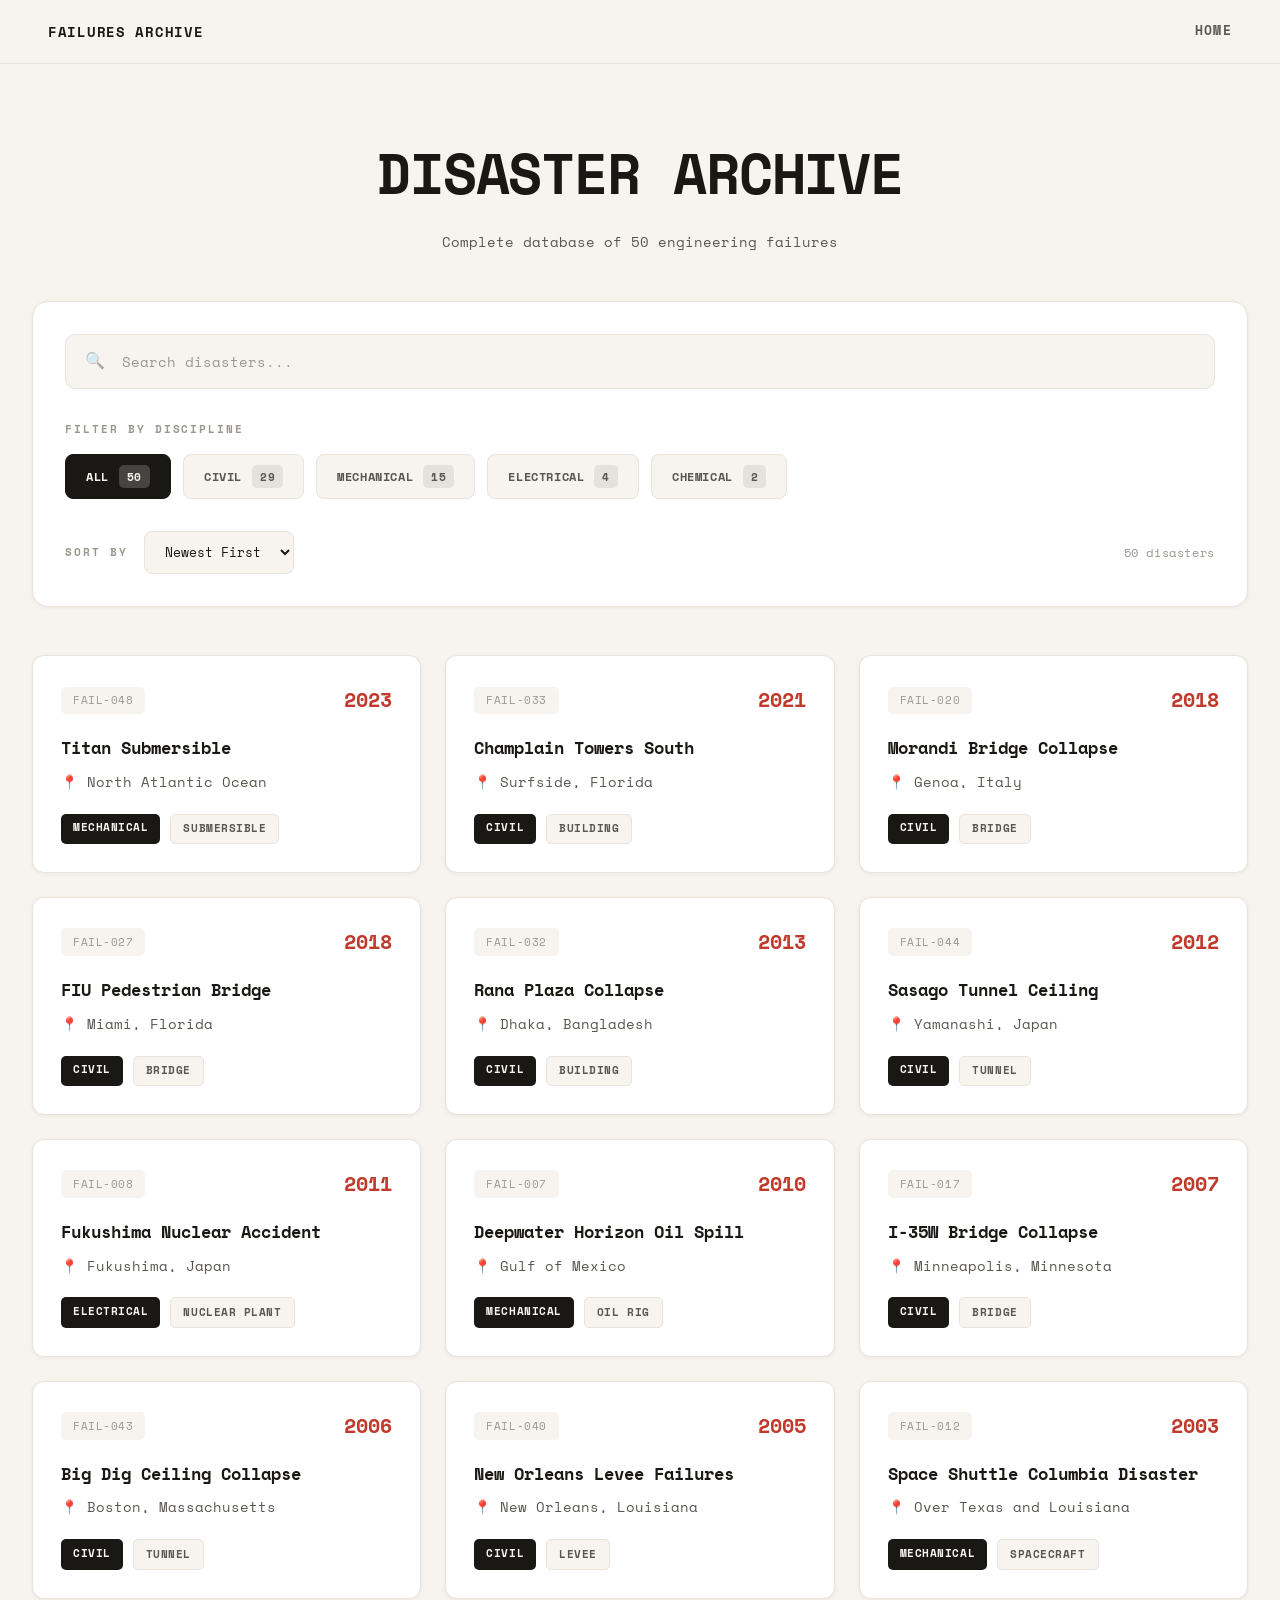
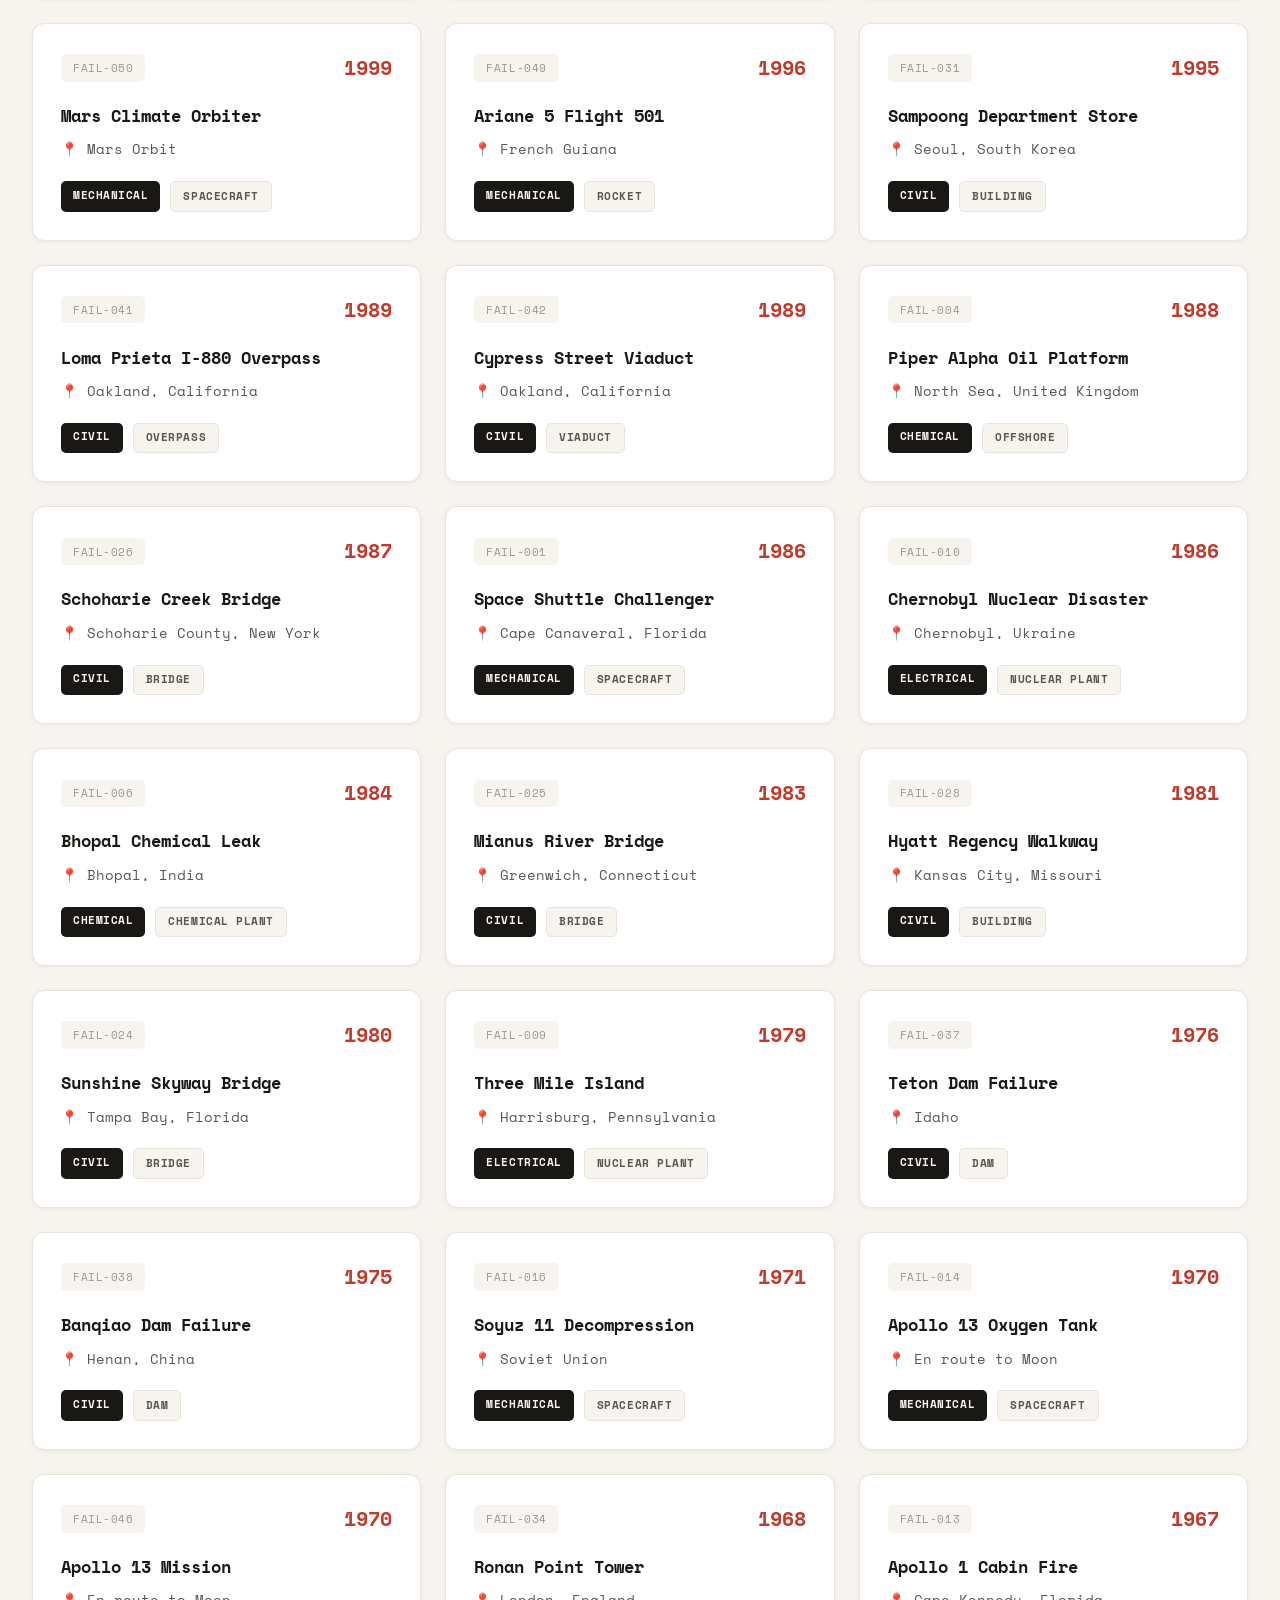
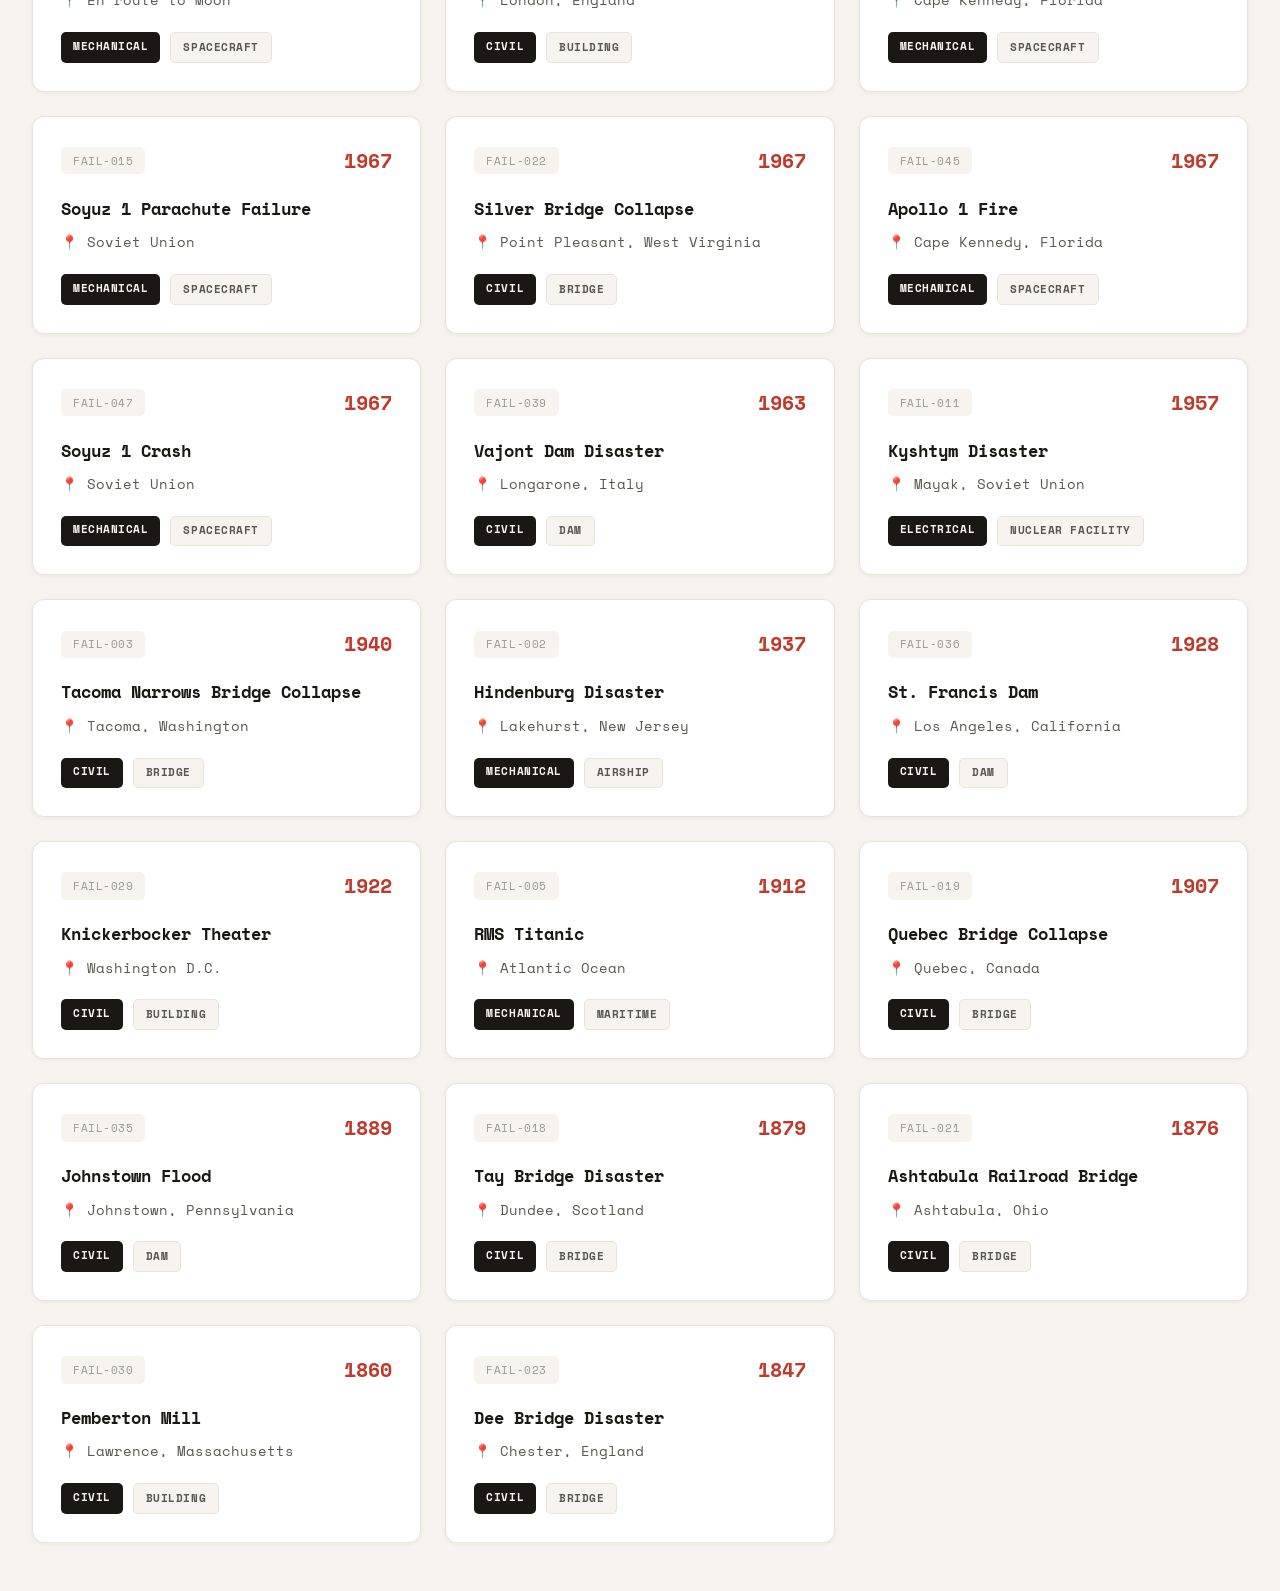
<file: archive.html>
<!DOCTYPE html>
<html lang="en">
<head>
    <meta charset="UTF-8">
    <meta name="viewport" content="width=device-width, initial-scale=1.0">
    <title>Archive - Engineering Failures</title>
    <link rel="preconnect" href="https://fonts.googleapis.com">
    <link rel="preconnect" href="https://fonts.gstatic.com" crossorigin>
    <link href="https://fonts.googleapis.com/css2?family=Orbitron:wght@400;700;900&family=Space+Mono:wght@400;700&display=swap" rel="stylesheet">
    <link rel="stylesheet" href="styles.css">
</head>
<body class="archive-page">
    <div class="grain"></div>
    <div class="glow-orb glow-orb-1"></div>
    <div class="glow-orb glow-orb-2"></div>

    <nav class="navbar">
        <a href="index.html" class="nav-logo"> FAILURES ARCHIVE</a>
        <a href="index.html" class="nav-link">Home</a>
    </nav>

    <div class="container">
        <header class="archive-header">
            <h1 class="archive-title">DISASTER ARCHIVE</h1>
            <p class="archive-subtitle">Complete database of 50 engineering failures</p>
        </header>

        <!-- Controls -->
        <div class="controls-wrapper">
            <div class="search-container">
                <div class="search-icon">🔍</div>
                <input 
                    type="text" 
                    id="searchInput" 
                    placeholder="Search disasters..."
                    class="search-input"
                >
            </div>

            <div class="filters-section">
                <div class="section-label">FILTER BY DISCIPLINE</div>
                <div class="filters">
                    <button class="filter-chip active" data-discipline="all">
                        <span class="chip-text">ALL</span>
                        <span class="chip-count" id="count-all">50</span>
                    </button>
                    <button class="filter-chip" data-discipline="Civil">
                        <span class="chip-text">CIVIL</span>
                        <span class="chip-count" id="count-civil">0</span>
                    </button>
                    <button class="filter-chip" data-discipline="Mechanical">
                        <span class="chip-text">MECHANICAL</span>
                        <span class="chip-count" id="count-mechanical">0</span>
                    </button>
                    <button class="filter-chip" data-discipline="Electrical">
                        <span class="chip-text">ELECTRICAL</span>
                        <span class="chip-count" id="count-electrical">0</span>
                    </button>
                    <button class="filter-chip" data-discipline="Chemical">
                        <span class="chip-text">CHEMICAL</span>
                        <span class="chip-count" id="count-chemical">0</span>
                    </button>
                </div>
            </div>

            <div class="sort-results">
                <div class="sort-container">
                    <label>SORT BY</label>
                    <select id="sortSelect" class="sort-select">
                        <option value="year-desc">Newest First</option>
                        <option value="year-asc">Oldest First</option>
                        <option value="name-asc">A → Z</option>
                        <option value="name-desc">Z → A</option>
                    </select>
                </div>
                <div class="results-count" id="resultsCount">50 disasters</div>
            </div>
        </div>

        <!-- Grid -->
        <div class="grid" id="disastersGrid">
            <!-- Cards populated by JS -->
        </div>

        <!-- Loading -->
        <div class="loading" id="loading">
            <div class="loading-spinner"></div>
            <div class="loading-text">LOADING...</div>
        </div>

        <!-- Empty State -->
        <div class="empty-state" id="emptyState" style="display: none;">
            <div class="empty-title">NO RESULTS</div>
            <div class="empty-text">Try different filters</div>
        </div>
    </div>

    <script src="archive.js"></script>
</body>
</html>
</file>
<file: styles.css>
/* ===== VARIABLES ===== */
:root {
    --bg-dark: #f7f4ef;
    --bg-card: #ffffff;
    --bg-elevated: #f0ece5;
    --text-primary: #1a1814;
    --text-secondary: #5a5650;
    --text-muted: #9a9690;
    --accent-orange: #c0392b;
    --accent-red: #96281b;
    --accent-blue: #2c3e50;
    --accent-purple: #6c5ce7;
    --accent-green: #27ae60;
    --border: #e8e3db;
    --shadow-sm: 0 1px 4px rgba(26, 24, 20, 0.06);
    --shadow-md: 0 4px 16px rgba(26, 24, 20, 0.08);
    --shadow-lg: 0 12px 40px rgba(26, 24, 20, 0.1);
}

/* ===== RESET ===== */
* {
    margin: 0;
    padding: 0;
    box-sizing: border-box;
}

body {
    font-family: 'Space Mono', 'Courier New', monospace;
    background: var(--bg-dark);
    color: var(--text-primary);
    line-height: 1.6;
    overflow-x: hidden;
}

/* ===== SUPPRESS OLD BACKGROUND EFFECTS ===== */
.grain {
    display: none;
}

.glow-orb {
    display: none;
}

/* ===== NAVBAR ===== */
.navbar {
    position: fixed;
    top: 0;
    left: 0;
    width: 100%;
    padding: 1.25rem 3rem;
    display: flex;
    justify-content: space-between;
    align-items: center;
    background: rgba(247, 244, 239, 0.92);
    backdrop-filter: blur(12px);
    border-bottom: 1px solid var(--border);
    z-index: 100;
}

.nav-logo {
    font-family: 'Space Mono', monospace;
    font-size: 0.9rem;
    font-weight: 700;
    color: var(--text-primary);
    text-decoration: none;
    letter-spacing: 0.05em;
    text-transform: uppercase;
    transition: color 0.2s;
}

.nav-logo:hover {
    color: var(--accent-orange);
}

.nav-links {
    display: flex;
    gap: 2.5rem;
}

.nav-link {
    color: var(--text-secondary);
    text-decoration: none;
    font-size: 0.8rem;
    font-weight: 700;
    text-transform: uppercase;
    letter-spacing: 0.1em;
    transition: color 0.2s;
}

.nav-link:hover {
    color: var(--text-primary);
}

/* ===== LANDING PAGE ===== */
.hero-landing {
    min-height: 100vh;
    display: flex;
    flex-direction: column;
    align-items: center;
    justify-content: center;
    padding: 2rem;
    position: relative;
}

.hero-content {
    text-align: center;
    max-width: 1000px;
    animation: fadeInUp 0.8s ease;
}

.warning-icon {
    font-size: 3.5rem;
    margin-bottom: 2rem;
    animation: none;
    filter: none;
}

.mega-title {
    font-family: 'Space Mono', monospace;
    font-size: clamp(2.5rem, 7vw, 6rem);
    font-weight: 700;
    line-height: 1.05;
    margin-bottom: 2rem;
    letter-spacing: -0.02em;
}

.title-word {
    display: block;
    color: var(--text-primary);
    background: none;
    -webkit-text-fill-color: unset;
}

.title-word.highlight {
    color: var(--accent-orange);
    background: none;
    -webkit-text-fill-color: unset;
    text-shadow: none;
}

.hero-tagline {
    font-family: 'Space Mono', monospace;
    font-size: 0.95rem;
    color: var(--text-secondary);
    max-width: 640px;
    margin: 0 auto 4rem;
    line-height: 1.9;
}

.hero-stats-grid {
    display: grid;
    grid-template-columns: repeat(auto-fit, minmax(180px, 1fr));
    gap: 1.5rem;
    margin-bottom: 4rem;
    max-width: 700px;
    margin-left: auto;
    margin-right: auto;
}

.stat-box {
    padding: 2rem 1.5rem;
    background: var(--bg-card);
    border: 1px solid var(--border);
    border-radius: 12px;
    box-shadow: var(--shadow-sm);
    transition: box-shadow 0.25s, transform 0.25s;
}

.stat-box:hover {
    transform: translateY(-4px);
    box-shadow: var(--shadow-md);
}

.stat-number {
    font-family: 'Space Mono', monospace;
    font-size: 3rem;
    font-weight: 700;
    color: var(--text-primary);
    letter-spacing: -0.02em;
    background: none;
    -webkit-text-fill-color: unset;
}

.stat-text {
    font-size: 0.72rem;
    color: var(--text-muted);
    text-transform: uppercase;
    letter-spacing: 0.12em;
    margin-top: 0.5rem;
}

.cta-buttons {
    display: flex;
    gap: 1rem;
    justify-content: center;
    flex-wrap: wrap;
}

.btn-primary, .btn-secondary {
    padding: 1rem 2.5rem;
    border-radius: 8px;
    font-family: 'Space Mono', monospace;
    font-size: 0.8rem;
    font-weight: 700;
    text-decoration: none;
    text-transform: uppercase;
    letter-spacing: 0.1em;
    transition: all 0.2s;
    display: inline-flex;
    align-items: center;
    gap: 0.75rem;
    border: none;
    cursor: pointer;
}

.btn-primary {
    background: var(--text-primary);
    color: var(--bg-dark);
    box-shadow: var(--shadow-sm);
}

.btn-primary:hover {
    background: var(--accent-orange);
    transform: translateY(-2px);
    box-shadow: var(--shadow-md);
}

.btn-primary.large {
    padding: 1.25rem 3.5rem;
    font-size: 0.875rem;
}

.btn-secondary {
    background: transparent;
    color: var(--text-secondary);
    border: 1.5px solid var(--border);
}

.btn-secondary:hover {
    border-color: var(--text-primary);
    color: var(--text-primary);
    transform: translateY(-2px);
}

.btn-arrow {
    font-size: 1.1rem;
}

.scroll-indicator {
    position: absolute;
    bottom: 3rem;
    left: 50%;
    transform: translateX(-50%);
    text-align: center;
    animation: bounce 2.5s ease-in-out infinite;
}

.scroll-text {
    font-size: 0.68rem;
    color: var(--text-muted);
    letter-spacing: 0.18em;
    margin-bottom: 0.5rem;
}

.scroll-arrow {
    font-size: 1.25rem;
    color: var(--text-muted);
}

@keyframes bounce {
    0%, 100% { transform: translateX(-50%) translateY(0); }
    50% { transform: translateX(-50%) translateY(-8px); }
}

/* ===== SECTIONS ===== */
.featured-section, .categories-section {
    padding: 6rem 2rem;
    position: relative;
}

.section-container {
    max-width: 1300px;
    margin: 0 auto;
}

.section-header {
    text-align: center;
    margin-bottom: 4rem;
}

.section-title {
    font-family: 'Space Mono', monospace;
    font-size: clamp(1.5rem, 3.5vw, 2.5rem);
    font-weight: 700;
    margin-bottom: 1rem;
    color: var(--text-primary);
    letter-spacing: -0.01em;
    background: none;
    -webkit-text-fill-color: unset;
}

.section-subtitle {
    font-size: 0.9rem;
    color: var(--text-secondary);
    line-height: 1.8;
}

.featured-grid {
    display: grid;
    grid-template-columns: repeat(auto-fill, minmax(320px, 1fr));
    gap: 1.5rem;
}

.categories-grid {
    display: grid;
    grid-template-columns: repeat(auto-fit, minmax(220px, 1fr));
    gap: 1.5rem;
}

.category-card {
    padding: 2.5rem 2rem;
    background: var(--bg-card);
    border: 1px solid var(--border);
    border-radius: 12px;
    text-align: center;
    text-decoration: none;
    transition: all 0.25s;
    box-shadow: var(--shadow-sm);
}

.category-card:hover {
    transform: translateY(-4px);
    box-shadow: var(--shadow-md);
    border-color: #d0cbc2;
}

.category-icon {
    font-size: 2.5rem;
    margin-bottom: 1.25rem;
}

.category-name {
    font-family: 'Space Mono', monospace;
    font-size: 0.85rem;
    font-weight: 700;
    letter-spacing: 0.1em;
    color: var(--text-primary);
    margin-bottom: 0.5rem;
}

.category-count {
    font-size: 0.78rem;
    color: var(--text-muted);
    text-transform: uppercase;
    letter-spacing: 0.1em;
}

/* ===== WHY SECTION ===== */
.why-section {
    padding: 7rem 2rem;
    background: var(--bg-card);
    border-top: 1px solid var(--border);
    border-bottom: 1px solid var(--border);
    position: relative;
}

.why-header {
    max-width: 780px;
    margin: 0 auto 5rem;
    text-align: center;
}

.why-label {
    font-family: 'Space Mono', monospace;
    font-size: 0.68rem;
    font-weight: 700;
    letter-spacing: 0.22em;
    text-transform: uppercase;
    color: var(--accent-orange);
    margin-bottom: 1.75rem;
}

.why-title {
    font-family: 'Space Mono', monospace;
    font-size: clamp(1.5rem, 3vw, 2.4rem);
    font-weight: 700;
    color: var(--text-primary);
    line-height: 1.25;
    letter-spacing: -0.02em;
    margin-bottom: 2rem;
}

.why-body {
    font-size: 0.95rem;
    line-height: 1.95;
    color: var(--text-secondary);
    margin-bottom: 1.25rem;
}

.why-body:last-child { margin-bottom: 0; }

/* Impact numbers grid */
.impact-grid {
    display: grid;
    grid-template-columns: repeat(4, 1fr);
    gap: 1.5rem;
    max-width: 1200px;
    margin: 0 auto 5rem;
}

.impact-card {
    padding: 2.25rem 1.75rem;
    background: var(--bg-dark);
    border: 1px solid var(--border);
    border-radius: 12px;
    position: relative;
    overflow: hidden;
    transition: box-shadow 0.25s, transform 0.25s;
}

.impact-card::before {
    content: '';
    position: absolute;
    top: 0; left: 0;
    width: 100%;
    height: 2px;
    background: var(--accent-orange);
}

.impact-card:hover {
    transform: translateY(-4px);
    box-shadow: var(--shadow-md);
}

.impact-number {
    font-family: 'Space Mono', monospace;
    font-size: clamp(2rem, 3vw, 2.75rem);
    font-weight: 700;
    color: var(--text-primary);
    letter-spacing: -0.03em;
    line-height: 1;
    margin-bottom: 1rem;
}

.impact-label {
    font-size: 0.78rem;
    line-height: 1.7;
    color: var(--text-secondary);
}

/* Divider statement */
.why-statement {
    display: flex;
    align-items: center;
    gap: 2.5rem;
    max-width: 1000px;
    margin: 0 auto;
}

.why-statement-line {
    flex: 1;
    height: 1px;
    background: var(--border);
}

.why-statement-text {
    font-size: 0.875rem;
    line-height: 1.85;
    color: var(--text-secondary);
    text-align: center;
    max-width: 560px;
    flex-shrink: 0;
}

@media (max-width: 900px) {
    .impact-grid { grid-template-columns: 1fr 1fr; }
}

@media (max-width: 500px) {
    .impact-grid { grid-template-columns: 1fr; }
    .why-statement { flex-direction: column; gap: 1.5rem; }
    .why-statement-line { width: 60px; height: 1px; flex: none; }
}

/* ===== FINAL CTA ===== */
.cta-section {

    padding: 8rem 2rem;
    text-align: center;
    position: relative;
    background: var(--bg-card);
    border-top: 1px solid var(--border);
}

.cta-content {
    max-width: 600px;
    margin: 0 auto;
}

.cta-title {
    font-family: 'Space Mono', monospace;
    font-size: clamp(2rem, 5vw, 3rem);
    font-weight: 700;
    margin-bottom: 1rem;
    color: var(--text-primary);
    letter-spacing: -0.02em;
}

.cta-text {
    font-size: 0.95rem;
    color: var(--text-secondary);
    margin-bottom: 3rem;
    line-height: 1.8;
}

/* ===== ARCHIVE PAGE ===== */
.archive-page {
    padding-top: 80px;
}

.container {
    max-width: 1500px;
    margin: 0 auto;
    padding: 3rem 2rem;
    position: relative;
}

.archive-header {
    text-align: center;
    margin-bottom: 3rem;
}

.archive-title {
    font-family: 'Space Mono', monospace;
    font-size: clamp(2rem, 5vw, 3.5rem);
    font-weight: 700;
    margin-bottom: 0.75rem;
    color: var(--text-primary);
    letter-spacing: -0.02em;
}

.archive-subtitle {
    font-size: 0.9rem;
    color: var(--text-secondary);
}

.controls-wrapper {
    background: var(--bg-card);
    border: 1px solid var(--border);
    border-radius: 16px;
    padding: 2rem;
    margin-bottom: 3rem;
    box-shadow: var(--shadow-sm);
}

.search-container {
    position: relative;
    margin-bottom: 2rem;
}

.search-icon {
    position: absolute;
    left: 1.25rem;
    top: 50%;
    transform: translateY(-50%);
    font-size: 1rem;
    opacity: 0.5;
}

.search-input {
    width: 100%;
    padding: 1rem 1.25rem 1rem 3.5rem;
    background: var(--bg-dark);
    border: 1.5px solid var(--border);
    border-radius: 10px;
    color: var(--text-primary);
    font-family: 'Space Mono', monospace;
    font-size: 0.875rem;
    transition: all 0.2s;
}

.search-input::placeholder {
    color: var(--text-muted);
}

.search-input:focus {
    outline: none;
    border-color: var(--text-secondary);
    box-shadow: 0 0 0 3px rgba(26, 24, 20, 0.06);
}

.filters-section {
    margin-bottom: 2rem;
}

.section-label {
    font-size: 0.68rem;
    color: var(--text-muted);
    letter-spacing: 0.18em;
    margin-bottom: 1rem;
    font-weight: 700;
    text-transform: uppercase;
}

.filters {
    display: flex;
    gap: 0.75rem;
    flex-wrap: wrap;
}

.filter-chip {
    padding: 0.625rem 1.25rem;
    background: var(--bg-dark);
    border: 1.5px solid var(--border);
    border-radius: 8px;
    color: var(--text-secondary);
    font-family: 'Space Mono', monospace;
    font-size: 0.75rem;
    font-weight: 700;
    cursor: pointer;
    transition: all 0.2s;
    display: flex;
    align-items: center;
    gap: 0.625rem;
    letter-spacing: 0.05em;
}

.filter-chip:hover {
    border-color: var(--text-secondary);
    color: var(--text-primary);
    transform: translateY(-1px);
}

.filter-chip.active {
    background: var(--text-primary);
    border-color: var(--text-primary);
    color: var(--bg-dark);
    box-shadow: none;
}

.chip-count {
    background: rgba(26, 24, 20, 0.08);
    padding: 0.2rem 0.5rem;
    border-radius: 5px;
    font-size: 0.7rem;
}

.filter-chip.active .chip-count {
    background: rgba(247, 244, 239, 0.2);
}

.sort-results {
    display: flex;
    justify-content: space-between;
    align-items: center;
    flex-wrap: wrap;
    gap: 1rem;
}

.sort-container {
    display: flex;
    align-items: center;
    gap: 1rem;
}

.sort-container label {
    font-size: 0.68rem;
    color: var(--text-muted);
    letter-spacing: 0.18em;
    font-weight: 700;
    text-transform: uppercase;
}

.sort-select {
    padding: 0.625rem 1rem;
    background: var(--bg-dark);
    border: 1.5px solid var(--border);
    border-radius: 8px;
    color: var(--text-primary);
    font-family: 'Space Mono', monospace;
    font-size: 0.8rem;
    cursor: pointer;
    transition: all 0.2s;
}

.sort-select:focus {
    outline: none;
    border-color: var(--text-secondary);
}

.results-count {
    font-family: 'Space Mono', monospace;
    font-size: 0.78rem;
    color: var(--text-muted);
    letter-spacing: 0.05em;
}

.grid {
    display: grid;
    grid-template-columns: repeat(auto-fill, minmax(340px, 1fr));
    gap: 1.5rem;
}

/* ===== CARD ===== */
.card {
    background: var(--bg-card);
    border: 1px solid var(--border);
    border-radius: 12px;
    padding: 1.75rem;
    cursor: pointer;
    text-decoration: none;
    display: block;
    color: inherit;
    transition: all 0.25s;
    position: relative;
    overflow: hidden;
    box-shadow: var(--shadow-sm);
}

.card::before {
    content: '';
    position: absolute;
    top: 0;
    left: 0;
    width: 100%;
    height: 2px;
    background: var(--accent-orange);
    transform: scaleX(0);
    transform-origin: left;
    transition: transform 0.3s ease;
}

.card:hover {
    transform: translateY(-4px);
    box-shadow: var(--shadow-md);
    border-color: #d0cbc2;
}

.card:hover::before {
    transform: scaleX(1);
}

.card-header {
    display: flex;
    justify-content: space-between;
    align-items: center;
    margin-bottom: 1.25rem;
}

.card-id {
    font-family: 'Space Mono', monospace;
    font-size: 0.7rem;
    color: var(--text-muted);
    background: var(--bg-dark);
    padding: 0.3rem 0.75rem;
    border-radius: 5px;
    letter-spacing: 0.05em;
}

.card-year {
    font-family: 'Space Mono', monospace;
    font-size: 1.25rem;
    font-weight: 700;
    color: var(--accent-orange);
    background: none;
    -webkit-text-fill-color: unset;
}

.card-title {
    font-family: 'Space Mono', monospace;
    font-size: 1.05rem;
    font-weight: 700;
    margin-bottom: 0.75rem;
    line-height: 1.4;
    color: var(--text-primary);
}

.card-location {
    color: var(--text-secondary);
    font-size: 0.85rem;
    margin-bottom: 1.25rem;
}

.card-badges {
    display: flex;
    gap: 0.625rem;
    flex-wrap: wrap;
}

.badge {
    padding: 0.35rem 0.75rem;
    border-radius: 5px;
    font-size: 0.68rem;
    font-weight: 700;
    text-transform: uppercase;
    letter-spacing: 0.05em;
}

.badge-discipline {
    background: var(--text-primary);
    color: var(--bg-dark);
}

.badge-type {
    background: var(--bg-dark);
    color: var(--text-secondary);
    border: 1px solid var(--border);
}

/* ===== DISASTER PAGE ===== */
.disaster-page {
    padding-top: 80px;
}

.disaster-container {
    max-width: 1100px;
    margin: 0 auto;
    padding: 4rem 2rem;
    position: relative;
}

.disaster-hero {
    text-align: center;
    margin-bottom: 4rem;
    padding-bottom: 4rem;
    border-bottom: 1px solid var(--border);
}

.disaster-badge {
    font-family: 'Space Mono', monospace;
    font-size: 0.72rem;
    color: var(--text-muted);
    background: var(--bg-elevated);
    border: 1px solid var(--border);
    padding: 0.4rem 1rem;
    border-radius: 5px;
    display: inline-block;
    margin-bottom: 2rem;
    letter-spacing: 0.08em;
}

.disaster-title {
    font-family: 'Space Mono', monospace;
    font-size: clamp(2rem, 5vw, 4rem);
    font-weight: 700;
    margin-bottom: 1.5rem;
    line-height: 1.15;
    color: var(--text-primary);
    letter-spacing: -0.02em;
}

.disaster-year {
    font-family: 'Space Mono', monospace;
    font-size: 2.25rem;
    font-weight: 700;
    color: var(--accent-orange);
    background: none;
    -webkit-text-fill-color: unset;
    margin-bottom: 0.75rem;
}

.disaster-location {
    font-size: 1rem;
    color: var(--text-secondary);
}

.disaster-info {
    margin-bottom: 4rem;
}

.info-grid {
    display: grid;
    grid-template-columns: repeat(auto-fit, minmax(220px, 1fr));
    gap: 1.5rem;
}

.info-card {
    padding: 1.75rem;
    background: var(--bg-card);
    border: 1px solid var(--border);
    border-radius: 12px;
    text-align: center;
    box-shadow: var(--shadow-sm);
}

.info-label {
    font-size: 0.68rem;
    color: var(--text-muted);
    letter-spacing: 0.18em;
    margin-bottom: 0.875rem;
    text-transform: uppercase;
}

.info-value {
    font-family: 'Space Mono', monospace;
    font-size: 1.1rem;
    font-weight: 700;
    color: var(--text-primary);
}

.disaster-cause {
    margin-bottom: 4rem;
    padding: 2.5rem;
    background: var(--bg-card);
    border: 1px solid var(--border);
    border-radius: 16px;
    box-shadow: var(--shadow-sm);
}

.cause-title {
    font-family: 'Space Mono', monospace;
    font-size: 0.72rem;
    font-weight: 700;
    letter-spacing: 0.18em;
    color: var(--text-muted);
    text-transform: uppercase;
    margin-bottom: 1.5rem;
    padding-bottom: 1.25rem;
    border-bottom: 1px solid var(--border);
}

.cause-content {
    font-size: 1rem;
    line-height: 1.9;
    color: var(--text-secondary);
}

.disaster-navigation {
    display: flex;
    justify-content: space-between;
    gap: 1rem;
    margin-bottom: 4rem;
    flex-wrap: wrap;
}

.nav-disaster {
    padding: 1rem 1.75rem;
    background: var(--bg-card);
    border: 1.5px solid var(--border);
    border-radius: 10px;
    color: var(--text-secondary);
    text-decoration: none;
    font-family: 'Space Mono', monospace;
    font-size: 0.75rem;
    font-weight: 700;
    letter-spacing: 0.08em;
    text-transform: uppercase;
    display: flex;
    align-items: center;
    gap: 0.75rem;
    transition: all 0.2s;
    box-shadow: var(--shadow-sm);
}

.nav-disaster:hover {
    border-color: var(--text-primary);
    color: var(--text-primary);
    transform: translateY(-2px);
    box-shadow: var(--shadow-md);
}

.nav-arrow {
    font-size: 1.125rem;
}

.related-disasters {
    margin-bottom: 4rem;
}

.related-title {
    font-family: 'Space Mono', monospace;
    font-size: 0.72rem;
    font-weight: 700;
    letter-spacing: 0.18em;
    color: var(--text-muted);
    text-transform: uppercase;
    margin-bottom: 2rem;
    text-align: center;
}

.related-grid {
    display: grid;
    grid-template-columns: repeat(auto-fill, minmax(280px, 1fr));
    gap: 1.5rem;
}

/* ===== LOADING & STATES ===== */
.loading {
    text-align: center;
    padding: 5rem 2rem;
}

.loading-spinner {
    width: 40px;
    height: 40px;
    border: 2px solid var(--border);
    border-top-color: var(--text-primary);
    border-radius: 50%;
    animation: spin 0.8s linear infinite;
    margin: 0 auto 1.5rem;
}

.loading-text {
    font-family: 'Space Mono', monospace;
    font-size: 0.78rem;
    color: var(--text-muted);
    letter-spacing: 0.15em;
    text-transform: uppercase;
}

@keyframes spin {
    to { transform: rotate(360deg); }
}

.empty-state, .error-state {
    text-align: center;
    padding: 5rem 2rem;
}

.empty-icon, .error-icon {
    font-size: 3.5rem;
    margin-bottom: 1.5rem;
    opacity: 0.5;
}

.empty-title, .error-title {
    font-family: 'Space Mono', monospace;
    font-size: 1.1rem;
    font-weight: 700;
    margin-bottom: 0.5rem;
    letter-spacing: 0.05em;
}

.empty-text, .error-text {
    color: var(--text-muted);
    font-size: 0.875rem;
    margin-bottom: 2rem;
}

/* ===== ANIMATIONS ===== */
@keyframes fadeInUp {
    from {
        opacity: 0;
        transform: translateY(20px);
    }
    to {
        opacity: 1;
        transform: translateY(0);
    }
}

/* ===== RESPONSIVE ===== */
@media (max-width: 768px) {
    .navbar {
        padding: 1rem 1.5rem;
    }

    .nav-links {
        gap: 1.5rem;
    }

    .hero-stats-grid {
        grid-template-columns: 1fr;
    }

    .cta-buttons {
        flex-direction: column;
        align-items: center;
    }

    .grid, .related-grid {
        grid-template-columns: 1fr;
    }

    .disaster-navigation {
        flex-direction: column;
    }

    .info-grid {
        grid-template-columns: 1fr 1fr;
    }

    .mega-title {
        letter-spacing: -0.01em;
    }
}
</file>
